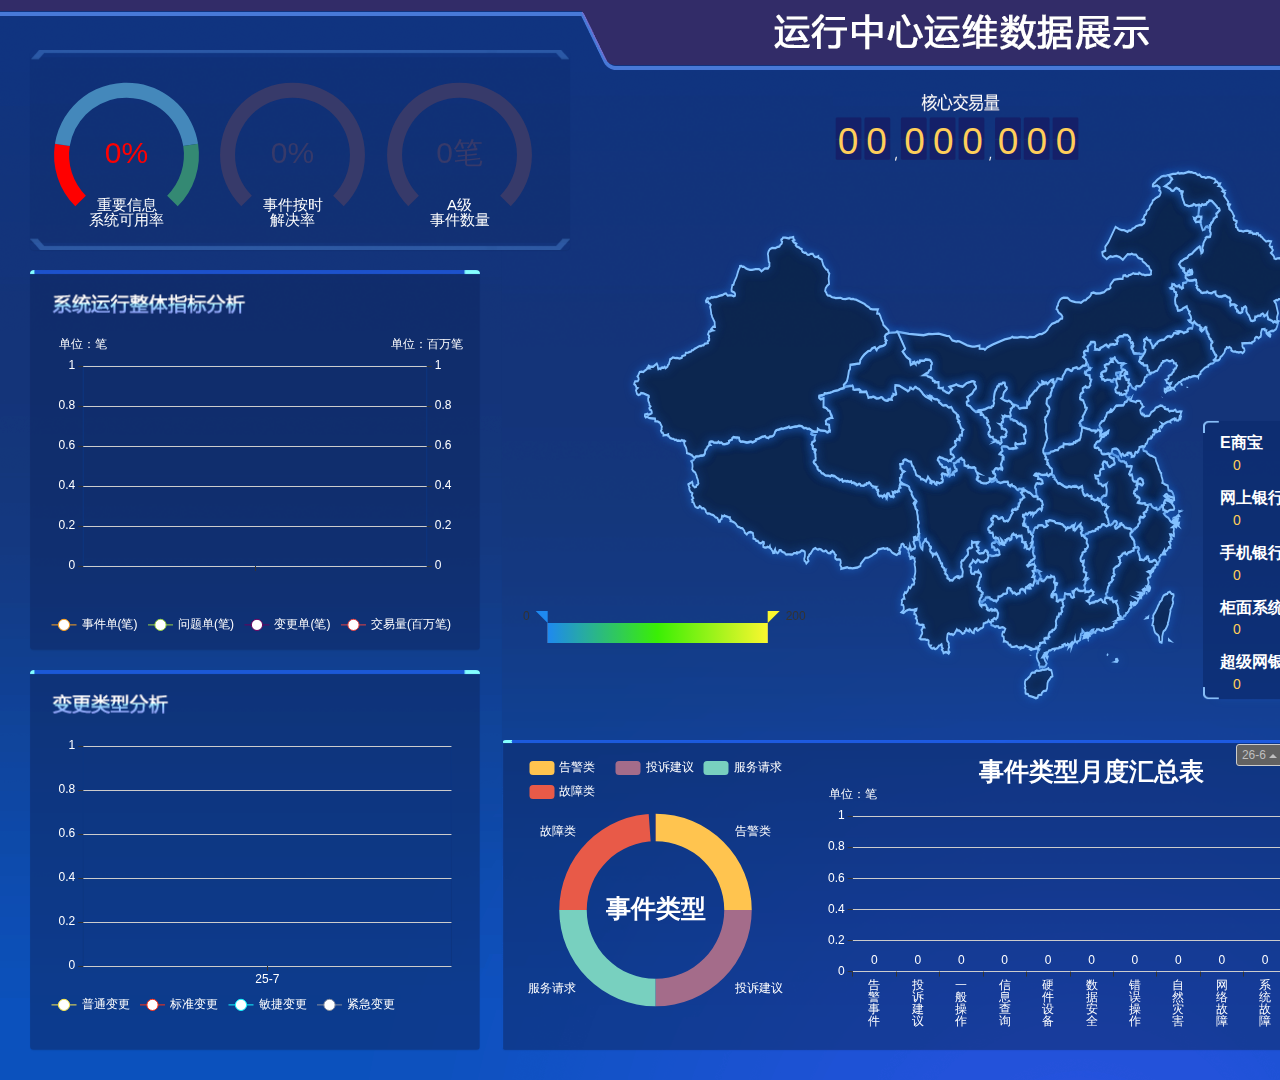
<file: index.html>
<!DOCTYPE html>
<html lang="en">
<head>
    <meta charset="UTF-8">
    <meta http-equiv="X-UA-Compatible" content="IE=edge">
    <!--<meta http-equiv="" content="">-->
    <meta http-equiv="expires" content="-1">
    <meta http-equiv="pragma" content="no-cache">
    <meta http-equiv="cache-control" content="no-cache">
    <meta http-equiv="cache" content="no-cache">
    <meta content="width=device-width, initial-scale=1, maximum-scale=1, user-scalable=no" name="viewport">
    <title>华夏银行数据分析大屏展示</title>
    <link rel="icon" href="img/logo_03.png">
    <link rel="stylesheet" href="static/bootstrap/css/bootstrap.css">
    <link rel="stylesheet" href="static/jQueryUI/jquery-ui.min.css">
    <link rel="stylesheet" href="css/base.css">
</head>
<body>

    <div id="header">
            <!--<div style="background-image: url('img/bgimg/images/title_text_02_02.png')"></div>-->
    </div>

    <div id="main" class="">
        <!--left-->
        <div class="col-lg-4 col-md-4">
            <!-- left 1 系统运维管理指标 -->
            <div id="l1" class="panel panelGauge">
                <!--<div class="panel-heading" >-->
                    <!--<h3 class="panel-title">系统运维管理指标</h3>-->
                <!--</div>-->
                <div class="modal-body">
                    <!--重要信息系统可用率-->
                    <div id="left-1-1" class="gauge">

                    </div>
                    <!--事件按时解决率-->
                    <div id="left-1-2" class="gauge">

                    </div>
                    <!--A/B级事件数量-->
                    <div id="left-1-3" class="gauge">

                    </div>
                </div>
            </div>

            <!-- left 2  系统运行整体指标分析 -->
            <div id="l2" class="panel">
                <!--<div class="panel-heading">-->
                    <!--<h3 class="panel-title">系统运行整体指标分析</h3>-->
                <!--</div>-->
                <div id="left-2" class="modal-body"></div>
            </div>

            <!-- left 3 变更类型分析 -->
            <div id="l3" class="panel">
                <!--<div class="panel-heading">-->
                    <!--<h3 class="panel-title">变更类型分析</h3>-->
                <!--</div>-->
                <div id="left-3" class="modal-body"></div>
            </div>
        </div>

        <!-- center -->
        <div class="col-lg-4 col-md-4">
            <!-- center 1 交易量分析 -->
            <div id="c1" class="panel panelCore">
                <!--<div class="panel-heading">-->
                    <!--<h3 class="panel-title">交易量分析</h3>-->
                <!--</div>-->
                <div>
                    <div id="center-1" class="modal-body"></div>

                    <!--核心交易量-->
                    <div id="center-1-1">
                        <div class="center-1-1-number">0</div>
                        <div class="center-1-1-number">0</div>
                        <div class="center-1-1-number">0</div>
                        <div class="center-1-1-number">0</div>
                        <div class="center-1-1-number">0</div>
                        <div class="center-1-1-number">0</div>
                        <div class="center-1-1-number">0</div>
                        <div class="center-1-1-number">0</div>
                    </div>

                    <!--交易渠道排名-->
                    <div id="center-1-2">
                        <!--渠道No.1-->
                        <div id="center-1-2-volumes01" class="center-1-2-node col-lg-12 col-md-12">
                            <div class=" col-lg-6 col-md-6">E商宝</div>
                            <div class=" col-lg-6 col-md-6">
                                <div class="progress ">
                                    <div id="" class="progress-bar progress-bar-warning" role="progressbar"
                                         aria-valuenow="60" aria-valuemin="0" aria-valuemax="100"
                                         style="width: 0%;">
                                        <span class="sr-only">E商宝</span>
                                    </div>
                                </div>
                            </div>
                            <div class="col-lg-12 col-md-12">
                                <span style="float: left;color: #ffce5a;" class="proText"></span>
                            </div>
                        </div>

                        <!--渠道No.2-->
                        <div id="center-1-2-volumes02"  class="center-1-2-node col-lg-12 col-md-12">
                            <div class="col-lg-6 col-md-6">网上银行</div>
                            <div class=" col-lg-6 col-md-6">
                                <div class="progress">
                                    <div class="progress-bar progress-bar-warning" role="progressbar"
                                         aria-valuenow="60" aria-valuemin="0" aria-valuemax="100"
                                         style="width: 0%;">
                                        <span class="sr-only">网上银行</span>
                                    </div>
                                </div>
                            </div>
                            <div class="col-lg-12 col-md-12">
                                <span style="float: left;color: #ffce5a;" class="proText"></span>
                            </div>
                        </div>

                        <!--渠道No.3-->
                        <div  id="center-1-2-volumes03" class="center-1-2-node col-lg-12 col-md-12">
                            <div class="col-lg-6 col-md-6">手机银行</div>
                            <div class=" col-lg-6 col-md-6">
                                <div class="progress">
                                    <div class="progress-bar progress-bar-warning" role="progressbar"
                                         aria-valuenow="60" aria-valuemin="0" aria-valuemax="100"
                                         style="width: 0%;">
                                        <span class="sr-only">手机银行</span>
                                    </div>
                                </div>
                            </div>
                            <div class="col-lg-12 col-md-12">
                                <span style="float: left;color: #ffce5a;" class="proText"></span>
                            </div>
                        </div>

                        <!--渠道No.4-->
                        <div id="center-1-2-volumes04"  class="center-1-2-node col-lg-12 col-md-12">
                            <div class="col-lg-6 col-md-6">柜面银行</div>
                            <div class=" col-lg-6 col-md-6">
                                <div class="progress">
                                    <div class="progress-bar progress-bar-warning" role="progressbar"
                                         aria-valuenow="10" aria-valuemin="0" aria-valuemax="100"
                                         style="width: 0%;">
                                        <span class="sr-only">柜面银行</span>
                                    </div>
                                </div>
                            </div>
                            <div class="col-lg-12 col-md-12">
                                <span style="float: left;color: #ffce5a;" class="proText"></span>
                            </div>
                        </div>
                        <!--渠道No.5-->
                        <div id="center-1-2-volumes05"  class="center-1-2-node col-lg-12 col-md-12">
                            <div class="col-lg-6 col-md-6">超级网银</div>
                            <div class=" col-lg-6 col-md-6">
                                <div class="progress">
                                    <div class="progress-bar progress-bar-warning" role="progressbar"
                                         aria-valuenow="10" aria-valuemin="0" aria-valuemax="100"
                                         style="width: 0%;">
                                        <span class="sr-only">超级网银</span>
                                    </div>
                                </div>
                            </div>
                            <div class="col-lg-12 col-md-12">
                                <span style="float: left;color: #ffce5a;" class="proText"></span>
                            </div>
                        </div>
                        <!--渠道No.6-->
                        <!--
                        <div id="center-1-2-volumes06"  class="center-1-2-node col-lg-12 col-md-12">
                            <div class="col-lg-7 col-md-7">其他</div>
                            <div class="progress">
                                <div class="progress-bar progress-bar-danger" role="progressbar"
                                     aria-valuenow="10" aria-valuemin="0" aria-valuemax="100"
                                     style="width: 0%;">
                                    <span class="sr-only">其他</span>
                                </div>
                            </div>
                        </div>
                        -->
                    </div>

                </div>

            </div>

            <!-- center 2 事件类型分析 -->
            <div id="c2" class="panel">
                <!--<div class="panel-heading">-->
                    <!--<h3 class="panel-title">事件类型分析</h3>-->
                <!--</div>-->
                <div class="modal-body">
                    <!--饼状图-->
                    <div id="center-2-1" class="center-2"></div>
                    <!--事件类型月度汇总表-->
                    <div id="center-2-2" class="center-2" style="float: left;"></div>

                    <!--  -->
                    <div id ="center-2-3" class="dropup" style="position: absolute; right: 15%; top: 10%;">
                        <button type="button" class="btn-default btn  btn-xs" data-toggle="dropdown"
                                style="background-color: #626262;  color: #bfbfbf;">
                            ---- <span class="caret"></span>
                        </button>
                        <ul id="center-2-3-ul" class="dropdown-menu" role="menu" style="">

                        </ul>
                    </div>
                </div>
            </div>


        </div>

        <!-- right -->
        <div class="col-lg-4 col-md-4">
            <!-- right 1 系统运维管理指标 -->
            <div id="r1" class="panel panelGauge">
                <!--<div class="panel-heading">-->
                    <!--<h3 class="panel-title">系统运维管理指标</h3>-->
                <!--</div>-->
                <div class="modal-body">
                    <!--变更成功执行率-->
                    <div id="right-1-1" class="gauge">

                    </div>
                    <!--自动化执行率-->
                    <div id="right-1-2" class="gauge">

                    </div>
                    <!--故障自愈率-->
                    <div id="right-1-3" class="gauge">

                    </div>
                </div>
            </div>

            <!-- right 2 自动化执行、变更成功执行率 -->
            <div id="r2" class="panel">
                <!--<div class="panel-heading">-->
                    <!--<h3 class="panel-title">自动化执行率、变更成功执行率</h3>-->
                <!--</div>-->
                <div id="right-2" class="modal-body"></div>
            </div>

            <!-- right 3 事件按时解决、故障自愈率 -->
            <div id="r3" class="panel">
                <!--<div class="panel-heading">-->
                    <!--<h3 class="panel-title">事件按时解决率、故障自愈率</h3>-->
                <!--</div>-->
                <div id="right-3" class="modal-body"></div>
            </div>
        </div>
    </div>

    <script type="text/javascript" src="static/jQuery/jquery.min.js"></script>
    <script type="text/javascript" src="static/jQueryUI/jquery-ui.min.js"></script>
    <script type="text/javascript" src="static/bootstrap/js/bootstrap.min.js"></script>

    <script type="text/javascript" src="static/bootbox/bootbox.min.js"></script>

    <script type="text/javascript" src="static/highcharts/highcharts.js"></script>
    <script type="text/javascript" src="static/highcharts/highcharts-3d.js"></script>
    <script type="text/javascript" src="static/highcharts/map.js"></script>
    <script type="text/javascript" src="static/highcharts/dataChina.js"></script>
    <!--<script src="https://data.jianshukeji.com/geochina/china.js"></script>-->

    <script type="text/javascript" src="static/echarts/echarts.min.js"></script>
    <script type="text/javascript" src="static/echarts/china.js"></script>
    <script type="text/javascript" src="static/echarts/macarons.js"></script>
    <script type="text/javascript" src="static/echarts/shine.js"></script>

    <script type="text/javascript" src="js/base.js"></script>
    <!-- <script type="text/javascript" src="js/mqttTestDemo.js"></script> -->
    <script type="text/javascript" src="js/left_1_dashboard.js"></script>
    <script type="text/javascript" src="js/left_2_Overall_IndexAnalysis.js"></script>
    <script type="text/javascript" src="js/left_3_ChangeType.js"></script>
    <script type="text/javascript" src="js/center_1_CoreTrading.js"></script>
    <script type="text/javascript" src="js/center_2_EventType.js"></script>
    <script type="text/javascript" src="js/right_1_dashboard.js"></script>
    <script type="text/javascript" src="js/right_2_ImplementationRate.js"></script>
    <script type="text/javascript" src="js/right_3_ResolveRate_SelfHealingRate.js"></script>
</body>
</html>
</file>
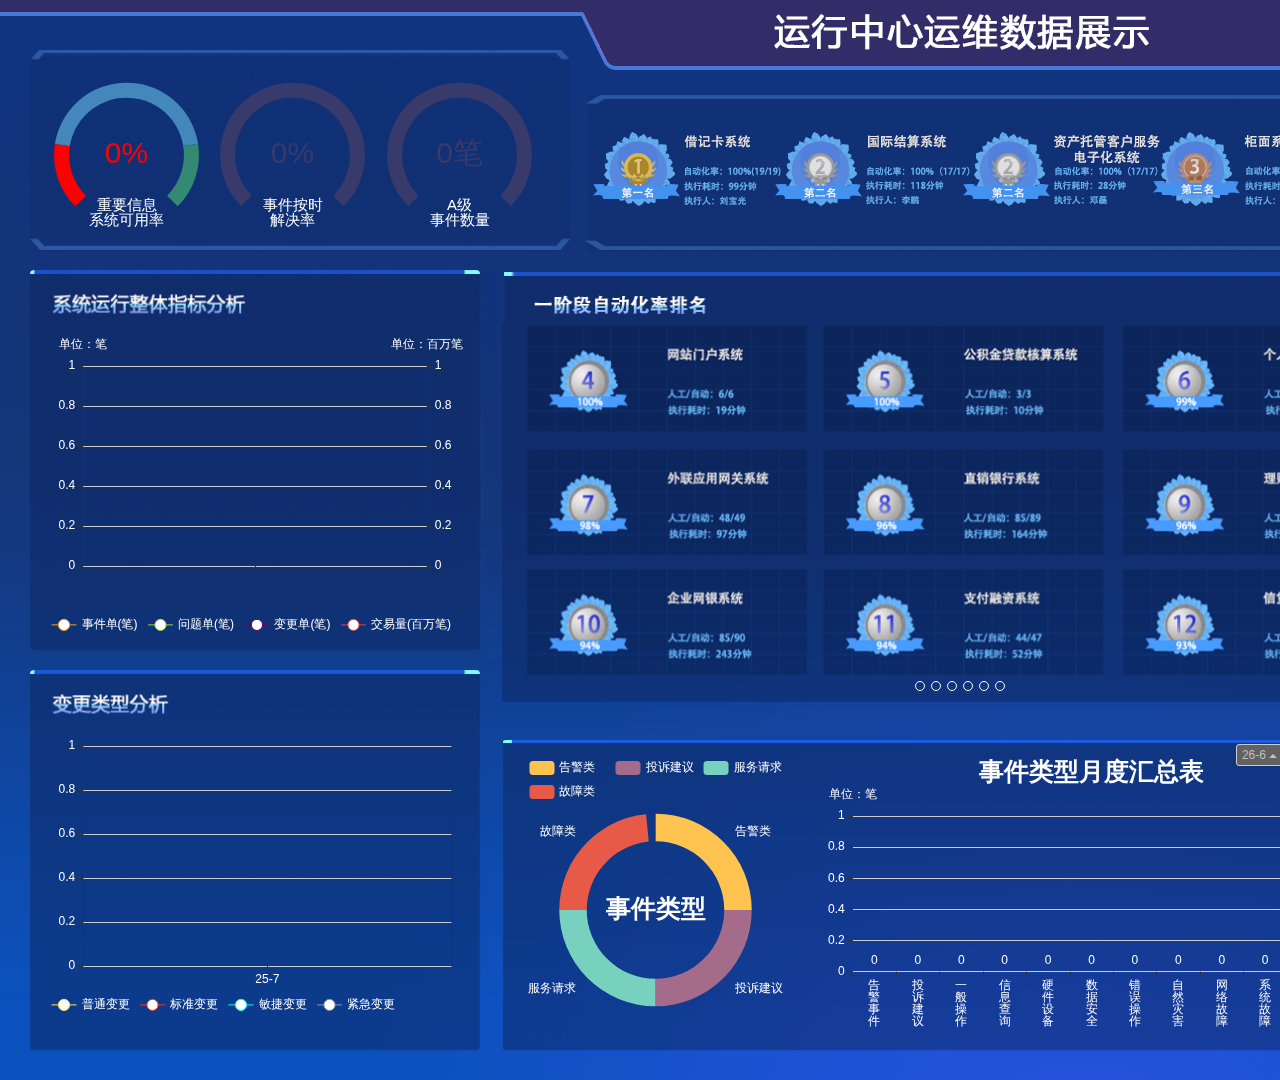
<file: index02.html>
<!DOCTYPE html>
<html lang="en">
<head>
    <meta charset="UTF-8">
    <meta http-equiv="X-UA-Compatible" content="IE=edge">
    <!--<meta http-equiv="" content="">-->
    <meta http-equiv="expires" content="-1">
    <meta http-equiv="pragma" content="no-cache">
    <meta http-equiv="cache-control" content="no-cache">
    <meta http-equiv="cache" content="no-cache">
    <meta content="width=device-width, initial-scale=1, maximum-scale=1, user-scalable=no" name="viewport">
    <title>华夏银行数据分析大屏展示</title>
    <link rel="icon" href="img/logo_03.png">
    <link rel="stylesheet" href="static/bootstrap/css/bootstrap.css">
    <link rel="stylesheet" href="static/jQueryUI/jquery-ui.min.css">
    <link rel="stylesheet" href="css/base.css">
    <link rel="stylesheet" href="css/carousel.css">
</head>
<body>

    <div id="header">
            <!--<div style="background-image: url('img/bgimg/images/title_text_02_02.png')"></div>-->
    </div>

    <div id="main" class="">
        <!--left-->
        <div class="col-lg-4 col-md-4">
            <!-- left 1 系统运维管理指标 -->
            <div id="l1" class="panel panelGauge">
                <!--<div class="panel-heading" >-->
                    <!--<h3 class="panel-title">系统运维管理指标</h3>-->
                <!--</div>-->
                <div class="modal-body">
                    <!--重要信息系统可用率-->
                    <div id="left-1-1" class="gauge">

                    </div>
                    <!--事件按时解决率-->
                    <div id="left-1-2" class="gauge">

                    </div>
                    <!--A/B级事件数量-->
                    <div id="left-1-3" class="gauge">

                    </div>
                </div>
            </div>

            <!-- left 2  系统运行整体指标分析 -->
            <div id="l2" class="panel">
                <!--<div class="panel-heading">-->
                    <!--<h3 class="panel-title">系统运行整体指标分析</h3>-->
                <!--</div>-->
                <div id="left-2" class="modal-body"></div>
            </div>

            <!-- left 3 变更类型分析 -->
            <div id="l3" class="panel">
                <!--<div class="panel-heading">-->
                    <!--<h3 class="panel-title">变更类型分析</h3>-->
                <!--</div>-->
                <div id="left-3" class="modal-body"></div>
            </div>
        </div>

        <!-- center -->
        <div class="col-lg-4 col-md-4">
            <!-- center 1 交易量分析 -->
            <div id="c1" class="panel panelCore">
                <!--<div class="panel-heading">-->
                    <!--<h3 class="panel-title">交易量分析</h3>-->
                <!--</div>-->
                <div>
                    <div class="modal-body" style="">
                        <div class="jumbotron">
                            <img src="img/carousel/banner_01.png" alt="">
                            <img src="img/carousel/banner_02.png" alt="">
                        </div>
                        <div id="center-1" class="carousel slide" data-ride="carousel" data-interval="8000">

                            <div class="carousel-inner">
                                <div class="item active">
                                    <img src="img/carousel/01.png"/>
                                </div>
                                <div class="item">
                                    <img src="img/carousel/02.png"/>
                                </div>
                                <div class="item">
                                    <img src="img/carousel/03.png"/>
                                </div>
                                <div class="item">
                                    <img src="img/carousel/04.png"/>
                                </div>
                                <div class="item">
                                    <img src="img/carousel/05.png"/>
                                </div>
                                <div class="item">
                                    <img src="img/carousel/06.png"/>
                                </div>
                            </div>
                            <!--引导器（小圆点）:快速定位-->
                            <ol class="carousel-indicators">
                                <li data-target="#center-1" data-slide-to="0"></li>
                                <li data-target="#center-1" data-slide-to="1"></li>
                                <li data-target="#center-1" data-slide-to="2"></li>
                                <li data-target="#center-1" data-slide-to="3"></li>
                                <li data-target="#center-1" data-slide-to="4"></li>
                                <li data-target="#center-1" data-slide-to="5"></li>
                            </ol>
                            <!--添加箭头-->
<!--                             <a href="#center-1" data-slide="prev" class="carousel-control left" style="background-image: none;">
                                <span class="glyphicon glyphicon-chevron-left"></span>
                            </a>
                            <a href="#center-1" data-slide="next" class="carousel-control right" style="background-image: none;">
                                <span class="glyphicon glyphicon-chevron-right"></span>
                            </a> -->
                        </div>
                    </div>
                </div>

            </div>

            <!-- center 2 事件类型分析 -->
            <div id="c2" class="panel">
                <!--<div class="panel-heading">-->
                    <!--<h3 class="panel-title">事件类型分析</h3>-->
                <!--</div>-->
                <div class="modal-body">
                    <!--饼状图-->
                    <div id="center-2-1" class="center-2"></div>
                    <!--事件类型月度汇总表-->
                    <div id="center-2-2" class="center-2" style="float: left;"></div>

                    <!--  -->
                    <div id ="center-2-3" class="dropup" style="position: absolute; right: 15%; top: 10%;">
                        <button type="button" class="btn-default btn  btn-xs" data-toggle="dropdown"
                                style="background-color: #626262;  color: #bfbfbf;">
                            ---- <span class="caret"></span>
                        </button>
                        <ul id="center-2-3-ul" class="dropdown-menu" role="menu" style="">

                        </ul>
                    </div>
                </div>
            </div>


        </div>

        <!-- right -->
        <div class="col-lg-4 col-md-4">
            <!-- right 1 系统运维管理指标 -->
            <div id="r1" class="panel panelGauge">
                <!--<div class="panel-heading">-->
                    <!--<h3 class="panel-title">系统运维管理指标</h3>-->
                <!--</div>-->
                <div class="modal-body">
                    <!--变更成功执行率-->
                    <div id="right-1-1" class="gauge">

                    </div>
                    <!--自动化执行率-->
                    <div id="right-1-2" class="gauge">

                    </div>
                    <!--故障自愈率-->
                    <div id="right-1-3" class="gauge">

                    </div>
                </div>
            </div>

            <!-- right 2 自动化执行、变更成功执行率 -->
            <div id="r2" class="panel">
                <!--<div class="panel-heading">-->
                    <!--<h3 class="panel-title">自动化执行率、变更成功执行率</h3>-->
                <!--</div>-->
                <div id="right-2" class="modal-body"></div>
            </div>

            <!-- right 3 事件按时解决、故障自愈率 -->
            <div id="r3" class="panel">
                <!--<div class="panel-heading">-->
                    <!--<h3 class="panel-title">事件按时解决率、故障自愈率</h3>-->
                <!--</div>-->
                <div id="right-3" class="modal-body"></div>
            </div>
        </div>
    </div>

    <script type="text/javascript" src="static/jQuery/jquery.min.js"></script>
    <script type="text/javascript" src="static/jQueryUI/jquery-ui.js"></script>
    <script type="text/javascript" src="static/bootstrap/js/bootstrap.js"></script>

    <script type="text/javascript" src="static/bootbox/bootbox.min.js"></script>

    <script type="text/javascript" src="static/highcharts/highcharts.js"></script>
    <script type="text/javascript" src="static/highcharts/highcharts-3d.js"></script>
    <script type="text/javascript" src="static/highcharts/map.js"></script>
    <script type="text/javascript" src="static/highcharts/dataChina.js"></script>
    <!--<script src="https://data.jianshukeji.com/geochina/china.js"></script>-->

    <script type="text/javascript" src="static/echarts/echarts.min.js"></script>
    <script type="text/javascript" src="static/echarts/china.js"></script>
    <script type="text/javascript" src="static/echarts/macarons.js"></script>
    <script type="text/javascript" src="static/echarts/shine.js"></script>

    <script type="text/javascript" src="js/base02.js"></script>
    <!-- <script type="text/javascript" src="js/mqttTestDemo.js"></script> -->
    <script type="text/javascript" src="js/left_1_dashboard.js"></script>
    <script type="text/javascript" src="js/left_2_Overall_IndexAnalysis.js"></script>
    <script type="text/javascript" src="js/left_3_ChangeType.js"></script>
    <!--<script type="text/javascript" src="js/center_1_CoreTrading.js"></script>-->
    <script type="text/javascript" src="js/center_2_EventType.js"></script>
    <script type="text/javascript" src="js/right_1_dashboard.js"></script>
    <script type="text/javascript" src="js/right_2_ImplementationRate.js"></script>
    <script type="text/javascript" src="js/right_3_ResolveRate_SelfHealingRate.js"></script>
    <script>
        var test1 = document.getElementById('c1');
       // bootbox.alert(test1.style.zIndex);
    </script>
</body>
</html>
</file>
<file: css/base.css>
/*test*/
div{
    border: 0;
    padding: 0;
}
/**/
html{
    /*position: absolute;*/
    /*min-height: 900px;*/
    /*height: 100%;*/
    /*width: 100%;*/
    width: 1920px;
    height: 1080px;
    padding: 0 0;
    margin: 0 0;
}
body{

    padding: 0 0;
    margin: 0 0;
    background-image: url('../img/images/bg.png');
    background-repeat: no-repeat;
    background-size: 100% 100%;
    -webkit-background-size: 100% 100%;
    -o-background-size: 100% 100%;
}
/**/
#header{
    width: 1920px;
    height: 70px;
    margin: 0 0 0 0;
    /*width: 100%;*/
    top: 0;
}
/*主体部分*/
#main{
    width: 1920px;
    height: 1010px;
    /*padding-top: 1%;*/
    color: #fff;
}

/**/
#l1,#r1{
    /*position: absolute;*/
    height:200px;
    width: 540px;
    margin-left: 15px;
    margin-right: 15px;
    margin-top: -20px;
    background-image: url('../img/images/bg_l1_r1.png');
    background-repeat: no-repeat;
    background-origin: border-box;
    /*background-size: cover;*/
    background-size: 100% 100%;
    /*-webkit-background-size: cover;*/
    /*-o-background-size: 100% 100%;*/
}
#r1{
    float: right;
}
#l2{

    height:380px;
    width: 450px;
    margin-left: 15px;
    margin-right: 15px;
    margin-top: 20px;
    background-image: url('../img/images/bg_l2_title.png');
    background-repeat: no-repeat;
    background-origin: border-box;
    background-size: 100% 100%;
    -webkit-background-size: 100% 100%;
    -o-background-size: 100% 100%;
}

#l3{
    height:380px;
    width: 450px;
    margin-left: 15px;
    margin-right: 15px;
    margin-top: 20px;
    background-image: url('../img/images/bg_l3_title.png');
    background-repeat: no-repeat;
    background-origin: border-box;
    background-size: 100% 100%;
    -webkit-background-size: 100% 100%;
    -o-background-size: 100% 100%;
}
#c1{
    position: absolute;
    z-index: -1;
    height:660px;
    width: 920px;
    margin-left: -153px;
    margin-right: 15px;
    margin-top: 20px;
    background-image: url('../img/images/bg_c1.png');
    background-repeat: no-repeat;
    background-origin: border-box;
    background-size: 100% 100%;
    -webkit-background-size: 100% 100%;
    -o-background-size: 100% 100%;
}
#c2{
    height:310px;
    width: 920px;
    margin-left: -153px;
    margin-right: 15px;
    margin-top: 670px;
    background-image: url('../img/images/bg_c2.png');
    background-repeat: no-repeat;
    background-origin: border-box;
    background-size: 100% 100%;
    -webkit-background-size: 100% 100%;
    -o-background-size: 100% 100%;
}
#c2 .center-2{
    float: left;
}

#r2{
    float: right;
    height:380px;
    width: 450px;
    margin-left: 15px;
    margin-right: 15px;
    margin-top: 0;
    background-image: url('../img/images/bg_r2_title.png');
    background-repeat: no-repeat;
    background-origin: border-box;
    background-size: 100% 100%;
    -webkit-background-size: 100% 100%;
    -o-background-size: 100% 100%;
}
#r3{
    float: right;
    height:380px;
    width: 450px;
    margin-left: 15px;
    margin-right: 15px;
    margin-top: 0;
    background-image: url('../img/images/bg_r3_title.png');
    background-repeat: no-repeat;
    background-origin: border-box;
    background-size: 100% 100%;
    -webkit-background-size: 100% 100%;
    -o-background-size: 100% 100%;
}

#l2 .modal-body,#l3 .modal-body,#r2 .modal-body,#r3 .modal-body{
    position: relative;
    margin-top: 50px;
    margin-bottom: 5px;
    height: 90%;
    width: 100%;
}
/*核心交易量，交易渠道排名，交易前五名省份*/
#center-1-1,#center-1-2,#center-1-3{
    position: absolute;
    /*height: 11%;*/
    /*width: 12%;*/
    z-index: 50;
    /*border: 1px solid red;*/
}

/*核心交易量*/
#center-1-1{
    left: 330px;
    top: 0px;
    height: 11%;
    width: 27%;
    background-image:url('../img/images/bg_c1_1.png');
    background-repeat: no-repeat;
    background-origin: border-box;
    background-size: 100% 100%;
    -webkit-background-size: 100% 100%;
    -o-background-size: 100% 100%;
    /*padding: 3.3% 2.1% 7% 8%;!*22/661 14/661 20/283 23/283*!*/
}
#center-1-1 .center-1-1-number{
    float: left;
    margin: 10% 1% 7% 1.5%;/*105/180 9/625 14/180 9/625*/
    width: 9.08%;
    height: 43.11%;
    text-align: center;
    vertical-align: middle;
    font-size: 37px;
    color: #ffce5a;
}

#center-1-1 .center-1-1-number:nth-child(1){
    /*margin-left: ;*/
}
#center-1-1 .center-1-1-number:nth-child(2){
    /*margin: 17% 1.25% 7% 1%;*/
    margin-right: 1.25%;
}
#center-1-1 .center-1-1-number:nth-child(3){
    /*margin: 17% 0.25% 7% 2%;*/
    margin-left: 5%;
}
#center-1-1 .center-1-1-number:nth-child(4){
    /*margin: 17% 1.25% 7% 2%;*/
    margin-right: 1.25%;
}
#center-1-1 .center-1-1-number:nth-child(5){
    /*margin: 17% 1.25% 7% 2%;*/
    margin-right: 1.25%;
}
#center-1-1 .center-1-1-number:nth-child(6){
    /*margin: 17% 0.25% 7% 1.5%;*/
    margin-left: 4%;
}
#center-1-1 .center-1-1-number:nth-child(7){
    /*margin: 17% 1.25% 7% 2%;*/
    margin-right: 1.25%;
}
#center-1-1 .center-1-1-number:nth-child(8){
    /*margin: 17% 1.25% 7% 2%;*/
    margin-right: 1.25%;
}

/*交易渠道排名*/
#center-1-2{
    left: 700px;
    top: 50%;
    height: 280px;
    width: 200px;
    background-image:url('../img/images/bg_c1_2.png');
    background-repeat: no-repeat;
    background-origin: border-box;
    background-size: 100% 100%;
}
#center-1-2 .center-1-2-node{
    margin-top: 12px;
}

    /*进度条*/
#center-1-2 .progress,#center-1-3 .progress{
    margin: 2px auto;
    height: 14px;
    background-color: rgba(0,0,0,0);
}

#center-1-2 .center-1-2-node div:first-child{
    /*float: left;*/
    /*overflow: hidden;*/
    padding: 0 2px;
    color: #fff;
    font-weight: 900;
    font-size: 16px;
}

#center-1-2 .progress .progress-bar{
    background-image: url("");
    background-repeat: no-repeat;
    background-size: 100% 100%;
    -webkit-background-size: 100% 100%;
    -o-background-size: 100% 100%;
}

/*交易前五名*/
#center-1-3{
    right: 40px;
    top: 50%;
    height: 10%;
    width: 26%;
}

#center-1-3 .center-1-3-node .ladder-shaped-panel{
    /*position: absolute;*/
    /*float: left;*/
    height: 20px;
    color: #78d0bf;
    /*background-color: #2aabd2;*/
}

#center-1-3 .center-1-3-node .ladder-shaped-panel div:first-child{
    float: left;
}
#center-1-3 .center-1-3-node .ladder-shaped-panel div:last-child{
    float: right;
}

#center-1-3 .center-1-3-node .ladder-shaped01{
    height: 0;
    width: 55%;
    border-top: 1em solid #6623e2;
    border-right: 10px solid transparent;
    /*background-color: #6623e2;*/
}
#center-1-3 .center-1-3-node .ladder-shaped02{
    height: 0;
    width: 45%;
    border-top: 1em solid #227fe2;
    border-right: 10px solid transparent;
    /*background-color: #227fe2;*/
}
#center-1-3 .center-1-3-node .ladder-shaped03{
    height: 0;
    width: 35%;
    border-top: 1em solid #1fbdb8;
    border-right: 10px solid transparent;
}
#center-1-3 .center-1-3-node .ladder-shaped04{
    height: 0;
    width: 25%;
    border-top: 1em solid #fe7407;
    border-right: 10px solid transparent;
}
#center-1-3 .center-1-3-node .ladder-shaped05{
    height: 0;
    width: 15%;
    border-top: 1em solid #f9a91f;
    border-right: 10px solid transparent;
}

#center-2-3{
    color: #bfbfbf;
}
#center-2-3 .dropdown-menu{
    min-width: 110px;
    padding: 0 0;
}
#center-2-3 ul li{
    text-align: center;
}

#center-2-3 ul li:nth-child(even){
    background-color: #a9a9a9;
}

#center-2-3 ul li:nth-child(odd){
    background-color: #7d7d7d;
}

/*仪表盘*/
.gauge{
    float: left;
    margin-right: 5px;
}

#center2 .modal-body .center-2{
    float: left;
    margin-right: 5px;
}
</file>
<file: css/carousel.css>
/*20190125 董方方*/
/*更换为非轮播图首页时请同时移除此css文件*/

#c1 div .modal-body .jumbotron {
	width: 746px;
	text-align:center;
	margin:0 auto;
}

#c1 div .modal-body .jumbotron img:nth-child(1) {
	margin-top: -326px;
	margin-bottom: 18px;
	margin-left: 14px;
}
#c1 div .modal-body .jumbotron img:nth-child(2) {
	width: 918px;
	margin-left: -71px;
	margin-top: -130px;
}
#c1 div .modal-body{

}
#center-1{
	height: 382px;
	margin-top: -99px;
	width: 100%;
}
#center-1 .carousel-inner .item{

}
#c1{
	height: 392px;
	margin-left: -170px;
	margin-top: 200px;
}
.carousel-indicators {
    bottom: 6px;
}
</file>
